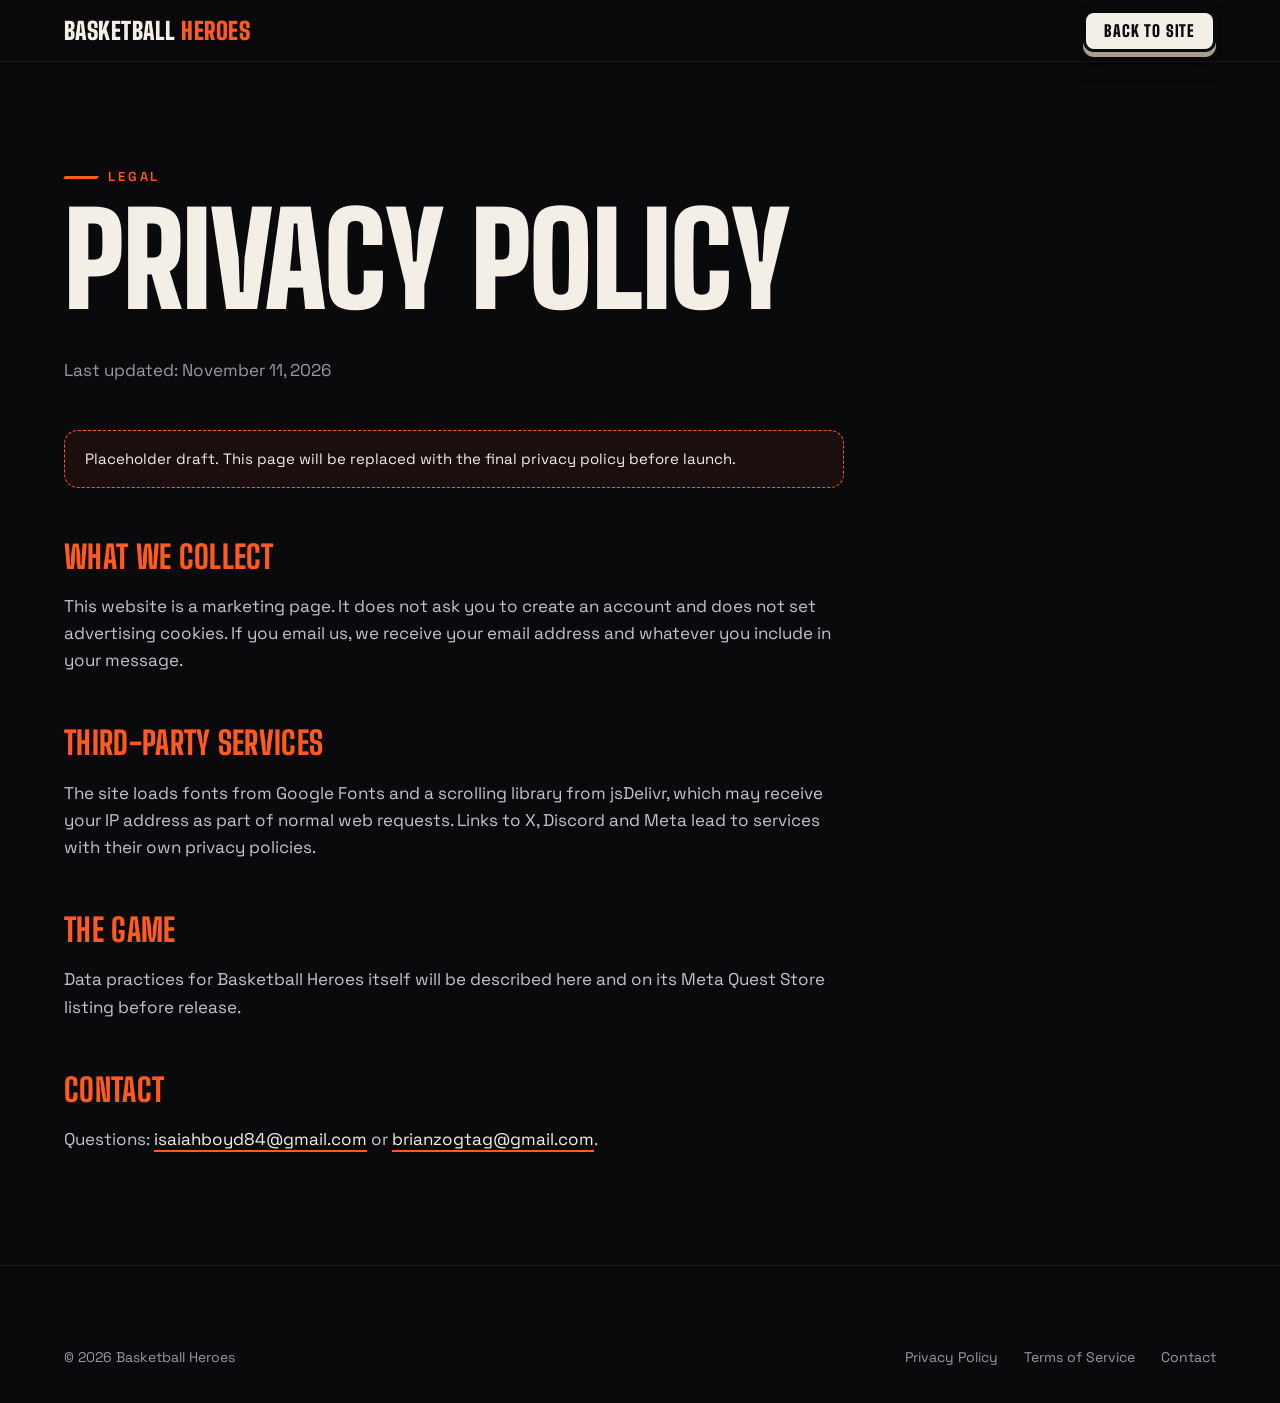
<file: privacy.html>
<!DOCTYPE html>
<html lang="en">
<head>
  <meta charset="utf-8">
  <meta name="viewport" content="width=device-width, initial-scale=1">
  <title>Privacy Policy — Basketball Heroes</title>
  <meta name="robots" content="noindex">
  <meta name="theme-color" content="#0a0a0d">
  <link rel="preconnect" href="https://fonts.googleapis.com">
  <link rel="preconnect" href="https://fonts.gstatic.com" crossorigin>
  <link href="https://fonts.googleapis.com/css2?family=Big+Shoulders+Display:wght@700;800;900&family=Space+Grotesk:wght@400;500;600&display=swap" rel="stylesheet">
  <link rel="stylesheet" href="css/style.css">
</head>
<body>
<header class="nav stuck"><div class="wrap">
  <a href="index.html" class="logo"><span>Basketball <b>Heroes</b></span></a>
  <a href="index.html" class="btn sm bone">Back to site</a>
</div></header>
<main class="legal"><div class="wrap"><article>
  <span class="eyebrow">Legal</span>
  <h1 class="display">Privacy Policy</h1>
  <p class="meta">Last updated: November 11, 2026</p>
  <div class="notice">Placeholder draft. This page will be replaced with the final privacy policy before launch.</div>
  <h2>What we collect</h2>
  <p>This website is a marketing page. It does not ask you to create an account and does not set advertising cookies. If you email us, we receive your email address and whatever you include in your message.</p>
  <h2>Third-party services</h2>
  <p>The site loads fonts from Google Fonts and a scrolling library from jsDelivr, which may receive your IP address as part of normal web requests. Links to X, Discord and Meta lead to services with their own privacy policies.</p>
  <h2>The game</h2>
  <p>Data practices for Basketball Heroes itself will be described here and on its Meta Quest Store listing before release.</p>
  <h2>Contact</h2>
  <p>Questions: <a href="mailto:isaiahboyd84@gmail.com">isaiahboyd84@gmail.com</a> or <a href="mailto:brianzogtag@gmail.com">brianzogtag@gmail.com</a>.</p>
</article></div></main>
<footer class="footer"><div class="wrap"><div class="foot-bar" style="margin-top:0;border-top:0;padding-top:0">
  <span>&copy; 2026 Basketball Heroes</span>
  <nav class="foot-links"><a href="privacy.html">Privacy Policy</a><a href="terms.html">Terms of Service</a><a href="index.html#contact">Contact</a></nav>
</div></div></footer>
</body>
</html>
</file>
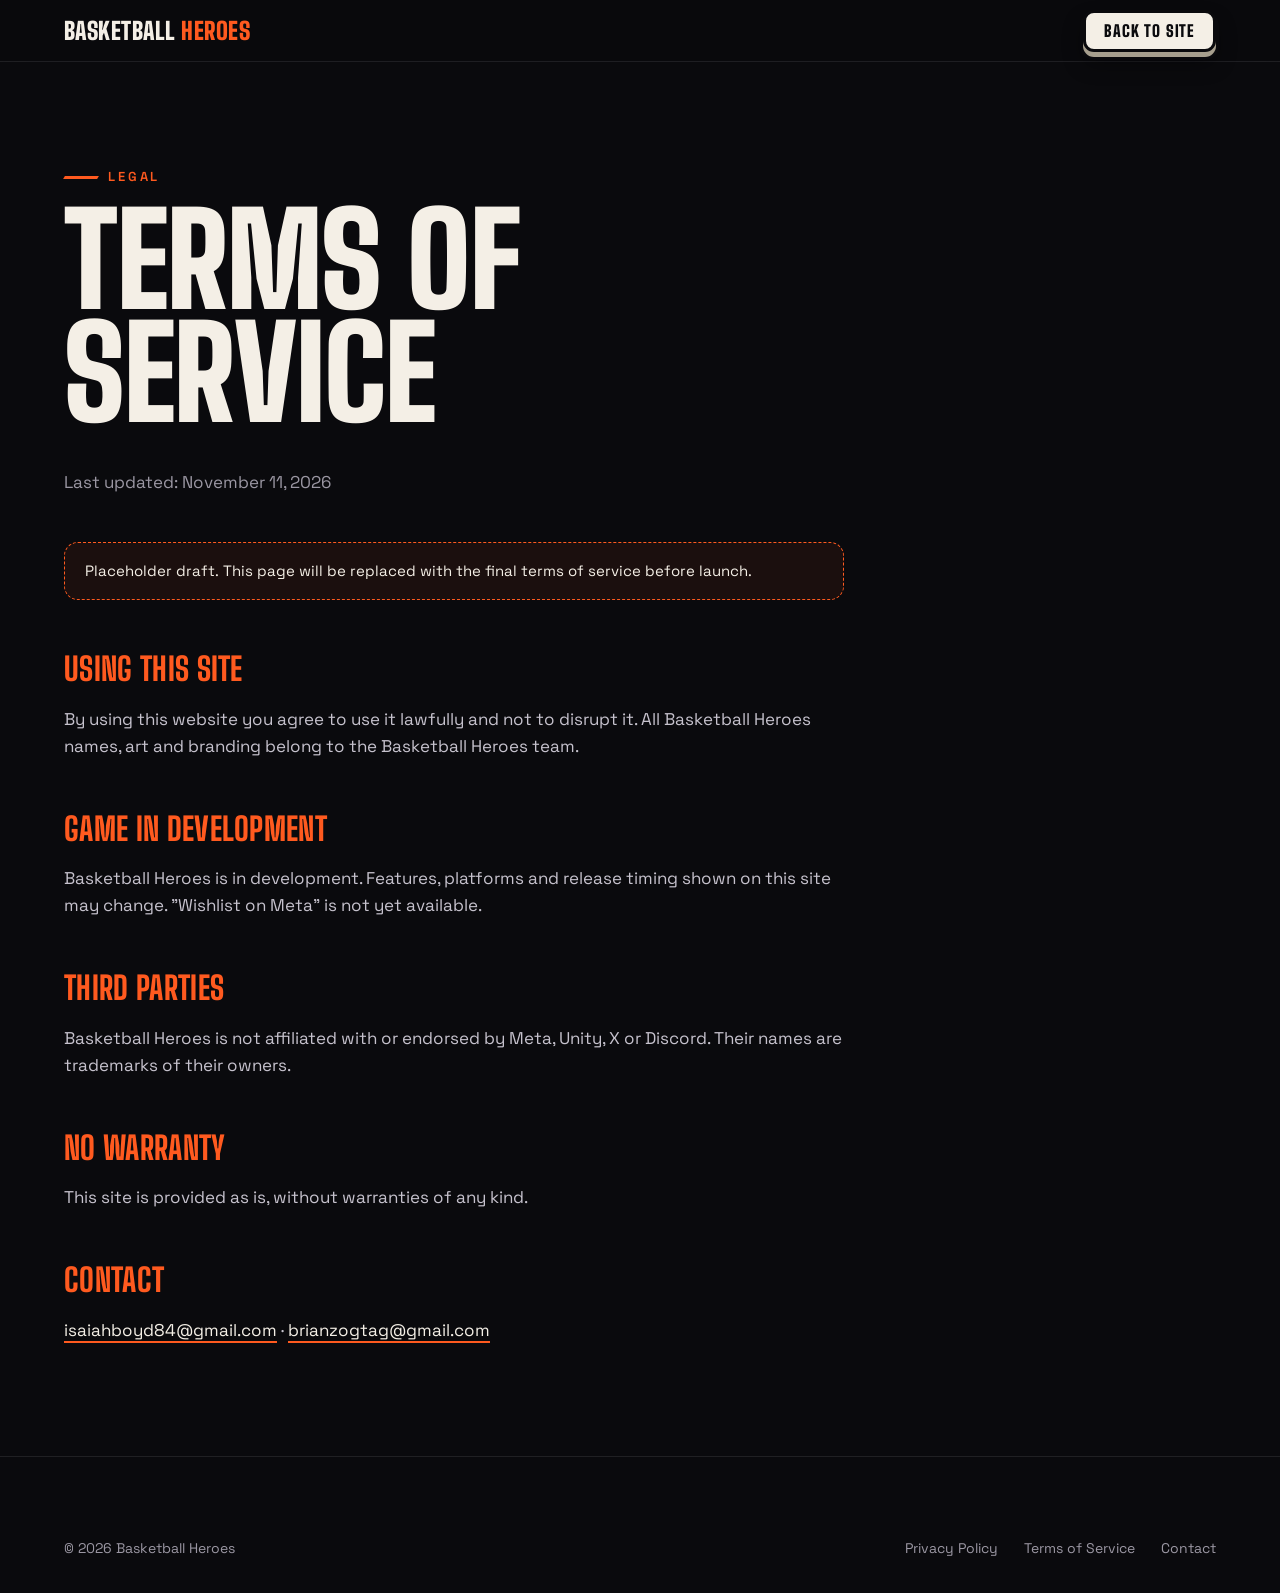
<file: terms.html>
<!DOCTYPE html>
<html lang="en">
<head>
  <meta charset="utf-8">
  <meta name="viewport" content="width=device-width, initial-scale=1">
  <title>Terms of Service — Basketball Heroes</title>
  <meta name="robots" content="noindex">
  <meta name="theme-color" content="#0a0a0d">
  <link rel="preconnect" href="https://fonts.googleapis.com">
  <link rel="preconnect" href="https://fonts.gstatic.com" crossorigin>
  <link href="https://fonts.googleapis.com/css2?family=Big+Shoulders+Display:wght@700;800;900&family=Space+Grotesk:wght@400;500;600&display=swap" rel="stylesheet">
  <link rel="stylesheet" href="css/style.css">
</head>
<body>
<header class="nav stuck"><div class="wrap">
  <a href="index.html" class="logo"><span>Basketball <b>Heroes</b></span></a>
  <a href="index.html" class="btn sm bone">Back to site</a>
</div></header>
<main class="legal"><div class="wrap"><article>
  <span class="eyebrow">Legal</span>
  <h1 class="display">Terms of Service</h1>
  <p class="meta">Last updated: November 11, 2026</p>
  <div class="notice">Placeholder draft. This page will be replaced with the final terms of service before launch.</div>
  <h2>Using this site</h2>
  <p>By using this website you agree to use it lawfully and not to disrupt it. All Basketball Heroes names, art and branding belong to the Basketball Heroes team.</p>
  <h2>Game in development</h2>
  <p>Basketball Heroes is in development. Features, platforms and release timing shown on this site may change. "Wishlist on Meta" is not yet available.</p>
  <h2>Third parties</h2>
  <p>Basketball Heroes is not affiliated with or endorsed by Meta, Unity, X or Discord. Their names are trademarks of their owners.</p>
  <h2>No warranty</h2>
  <p>This site is provided as is, without warranties of any kind.</p>
  <h2>Contact</h2>
  <p><a href="mailto:isaiahboyd84@gmail.com">isaiahboyd84@gmail.com</a> &middot; <a href="mailto:brianzogtag@gmail.com">brianzogtag@gmail.com</a></p>
</article></div></main>
<footer class="footer"><div class="wrap"><div class="foot-bar" style="margin-top:0;border-top:0;padding-top:0">
  <span>&copy; 2026 Basketball Heroes</span>
  <nav class="foot-links"><a href="privacy.html">Privacy Policy</a><a href="terms.html">Terms of Service</a><a href="index.html#contact">Contact</a></nav>
</div></div></footer>
</body>
</html>
</file>
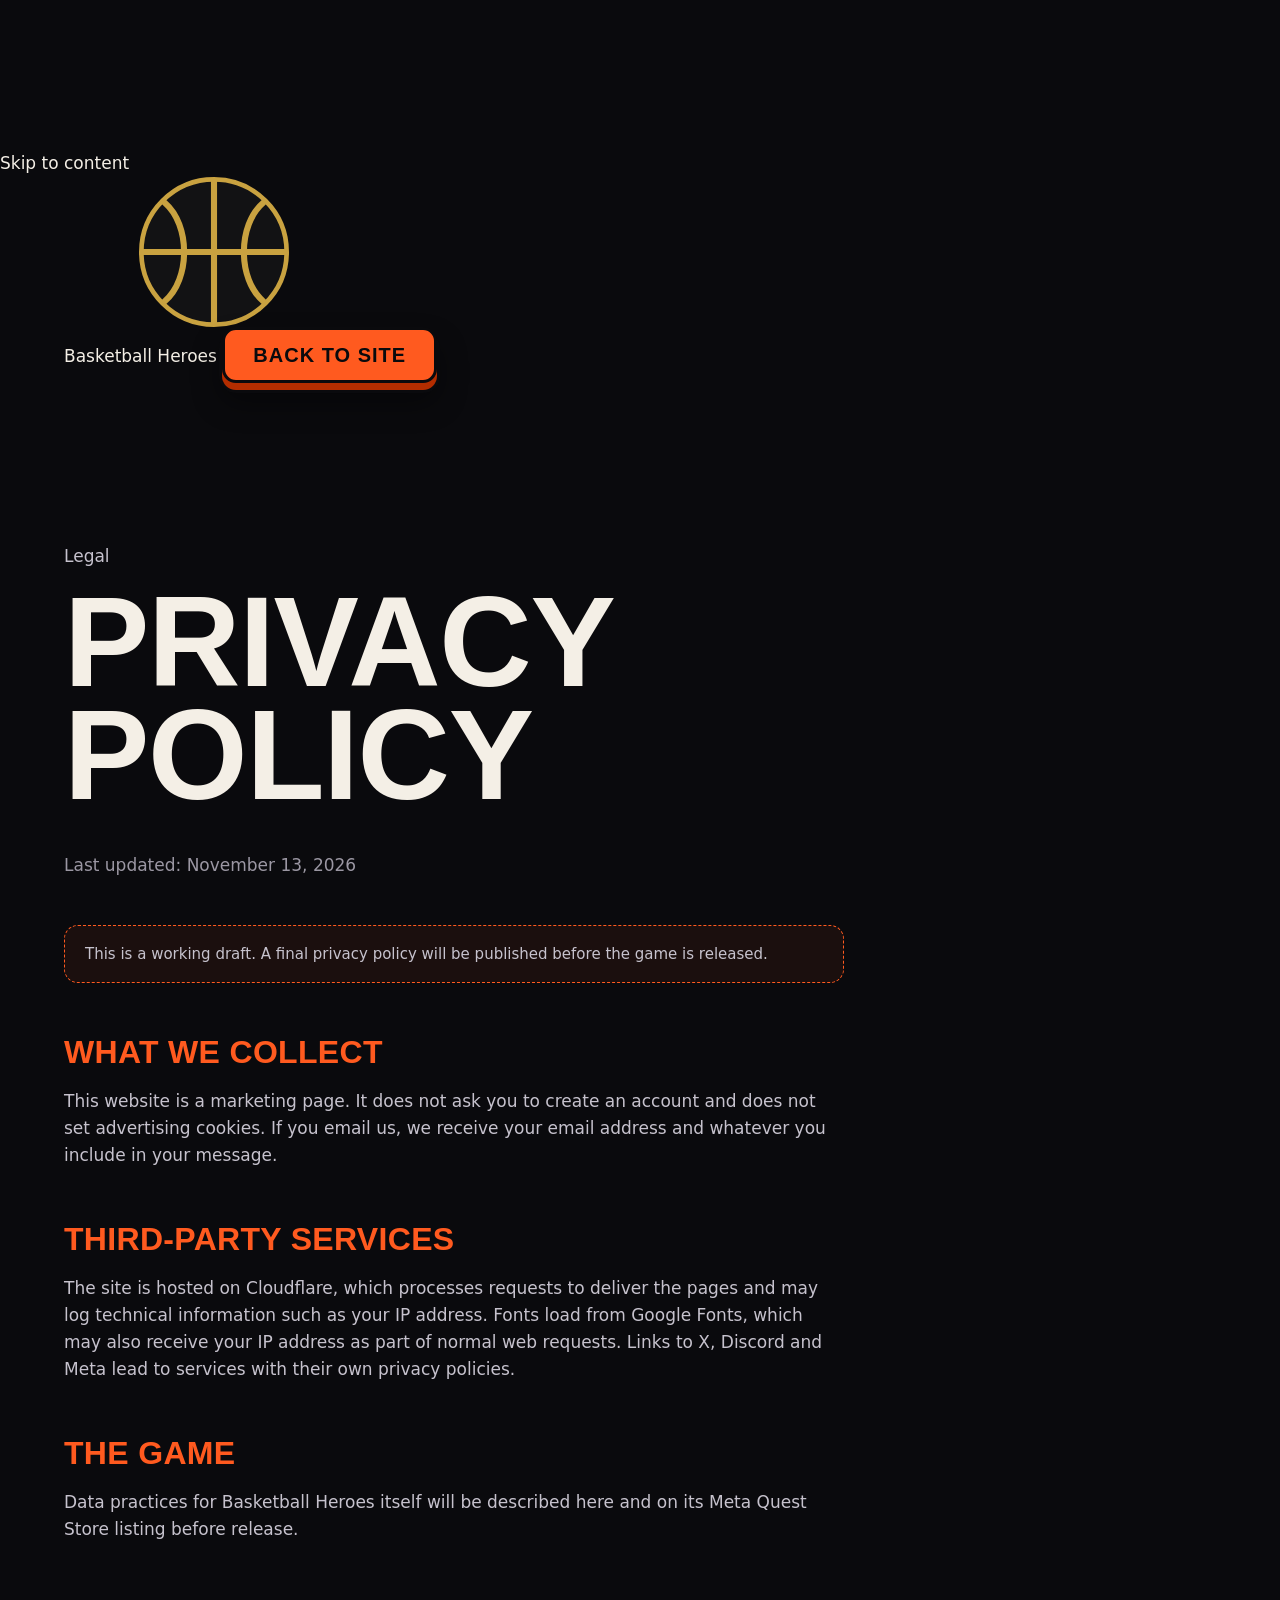
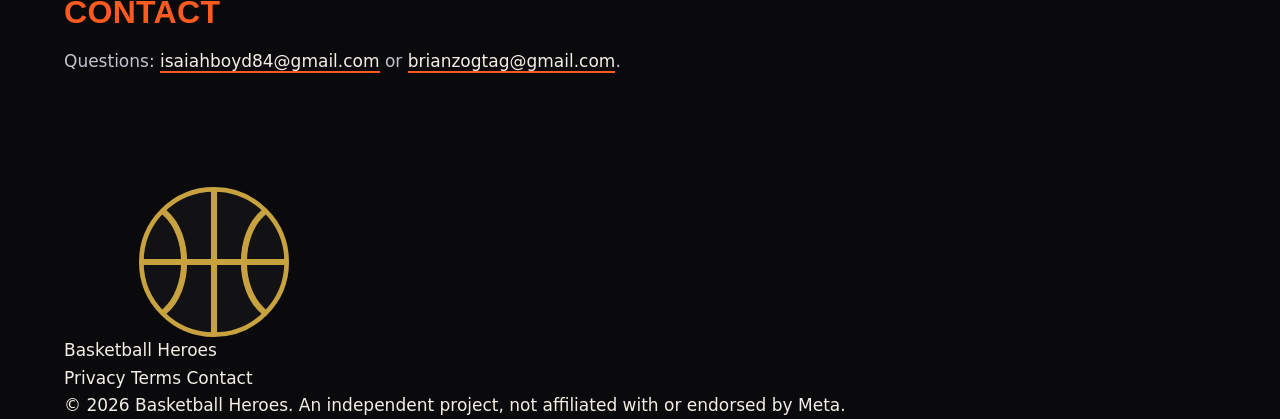
<file: public/privacy.html>
<!doctype html>
<html lang="en">
<head>
  <meta charset="utf-8">
  <meta name="viewport" content="width=device-width, initial-scale=1, viewport-fit=cover">
  <title>Privacy Policy | Basketball Heroes</title>
  <meta name="description" content="How the Basketball Heroes website handles your information.">
  <meta name="robots" content="noindex">
  <meta name="theme-color" content="#0a0a0b">
  <meta name="color-scheme" content="dark">
  <link rel="icon" href="/favicon.svg" type="image/svg+xml">
  <link rel="icon" href="/favicon.ico" sizes="48x48">
  <link rel="apple-touch-icon" href="/apple-touch-icon.png">
  <link rel="preconnect" href="https://fonts.googleapis.com">
  <link rel="preconnect" href="https://fonts.gstatic.com" crossorigin>
  <link rel="stylesheet" href="https://fonts.googleapis.com/css2?family=Archivo:wdth,wght@62..125,400..900&amp;display=swap">
  <link rel="stylesheet" href="/css/style.css">
  <script type="module" src="/js/main.js"></script>
</head>
<body>

<svg class="sprite" aria-hidden="true" focusable="false">
  <symbol id="mark" viewBox="0 0 64 64">
    <circle cx="32" cy="32" r="31" fill="#121214" stroke="#c9a240" stroke-width="2"/>
    <path d="M32 1v62M1 32h62" fill="none" stroke="#c9a240" stroke-width="2.6"/>
    <path d="M11 11c11 9.5 11 32.5 0 42M53 11c-11 9.5-11 32.5 0 42" fill="none" stroke="#c9a240" stroke-width="2.6" stroke-linecap="round"/>
  </symbol>
</svg>

<a class="skip-link" href="#main">Skip to content</a>

<header class="site-header is-stuck" data-header>
  <div class="wrap header-inner">
    <a class="brand" href="/" aria-label="Basketball Heroes, home">
      <svg class="brand-mark" aria-hidden="true"><use href="#mark"/></svg>
      <span class="brand-name">Basketball Heroes</span>
    </a>
    <a class="btn btn-ghost btn-sm header-back" href="/">Back to site</a>
  </div>
</header>

<main id="main" class="legal">
  <div class="wrap">
    <article>
      <p class="label">Legal</p>
      <h1 class="display">Privacy Policy</h1>
      <p class="meta">Last updated: November 13, 2026</p>
      <p class="notice">This is a working draft. A final privacy policy will be published before the game is released.</p>

      <h2>What we collect</h2>
      <p>This website is a marketing page. It does not ask you to create an account and does not set advertising cookies. If you email us, we receive your email address and whatever you include in your message.</p>

      <h2>Third-party services</h2>
      <p>The site is hosted on Cloudflare, which processes requests to deliver the pages and may log technical information such as your IP address. Fonts load from Google Fonts, which may also receive your IP address as part of normal web requests. Links to X, Discord and Meta lead to services with their own privacy policies.</p>

      <h2>The game</h2>
      <p>Data practices for Basketball Heroes itself will be described here and on its Meta Quest Store listing before release.</p>

      <h2>Contact</h2>
      <p>Questions: <a href="mailto:isaiahboyd84@gmail.com">isaiahboyd84@gmail.com</a> or <a href="mailto:brianzogtag@gmail.com">brianzogtag@gmail.com</a>.</p>
    </article>
  </div>
</main>

<footer class="site-footer">
  <div class="wrap">
    <div class="footer-top">
      <a class="brand" href="/" aria-label="Basketball Heroes, home">
        <svg class="brand-mark" aria-hidden="true"><use href="#mark"/></svg>
        <span class="brand-name">Basketball Heroes</span>
      </a>
      <nav class="footer-links" aria-label="Footer">
        <a href="/privacy">Privacy</a>
        <a href="/terms">Terms</a>
        <a href="/#contact">Contact</a>
      </nav>
    </div>
    <div class="footer-legal">
      <p>&copy; <span data-year>2026</span> Basketball Heroes. An independent project, not affiliated with or endorsed by Meta.</p>
    </div>
  </div>
</footer>

</body>
</html>
</file>
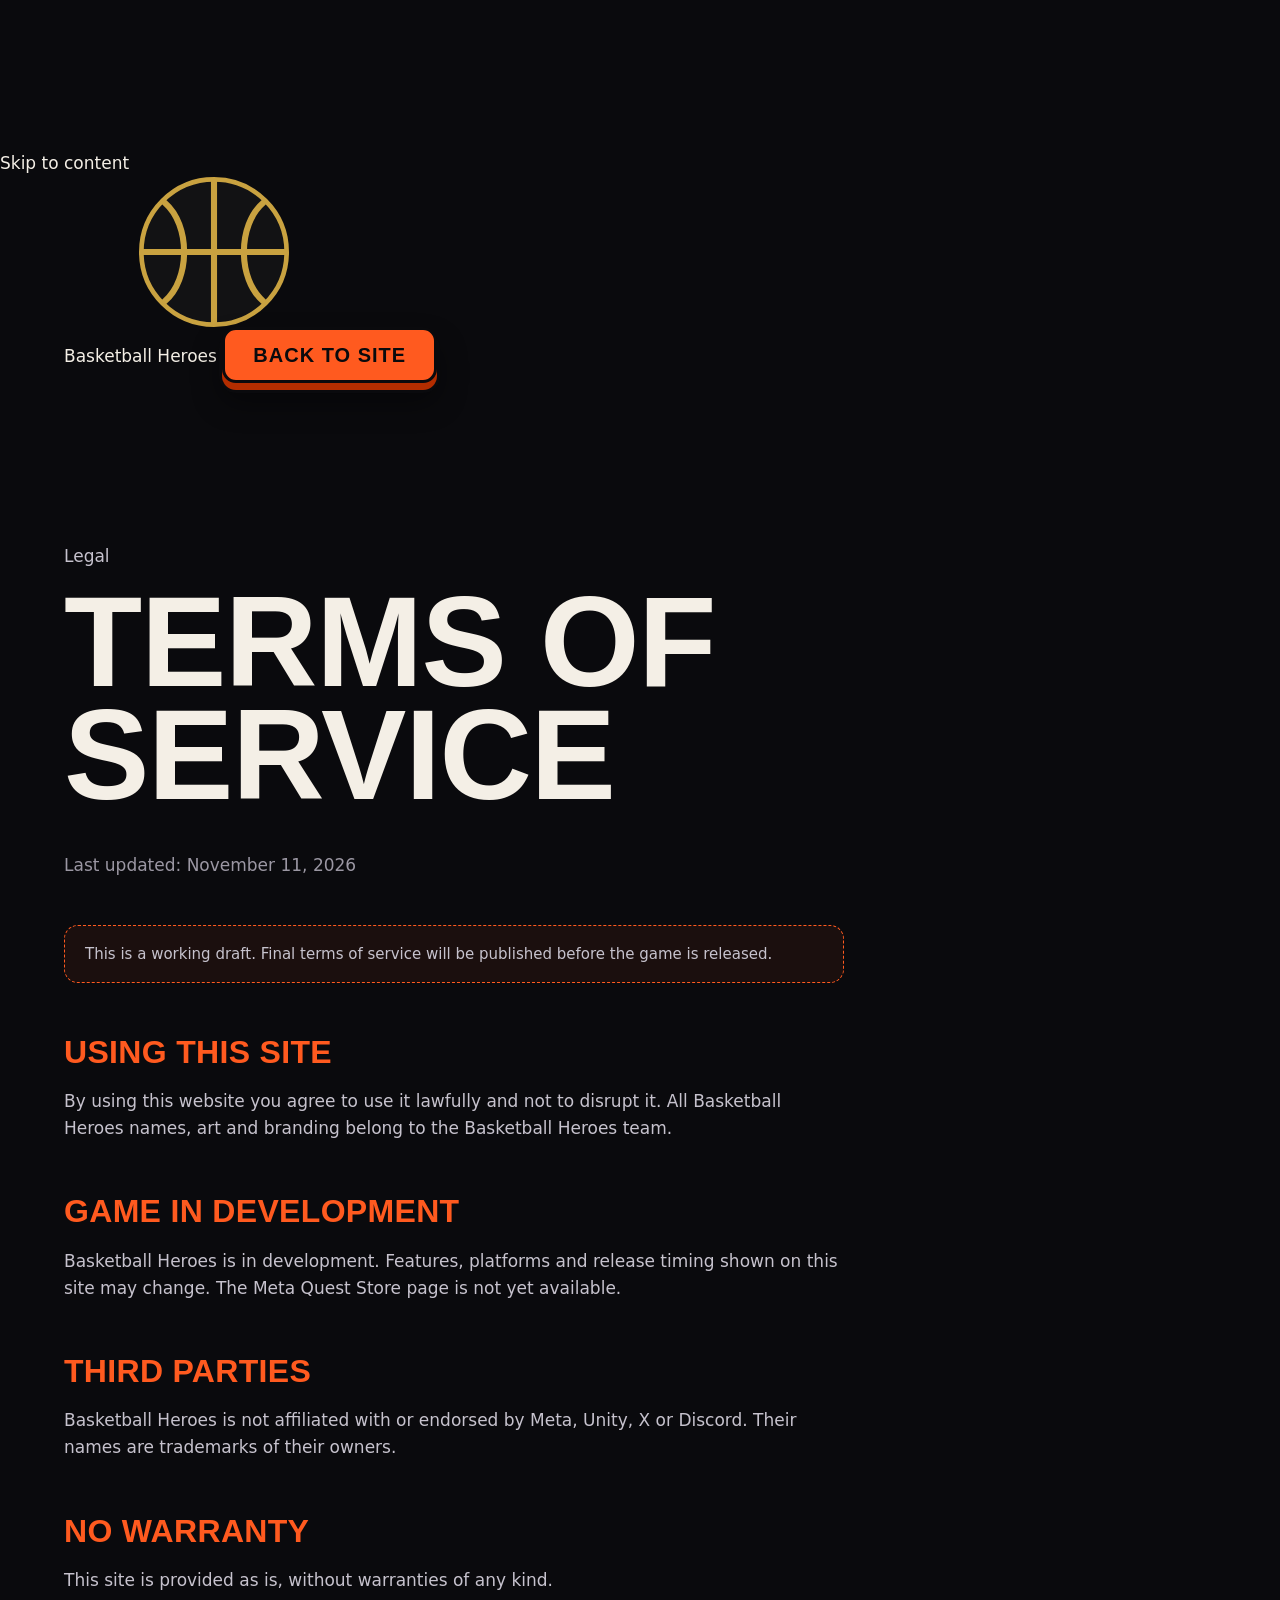
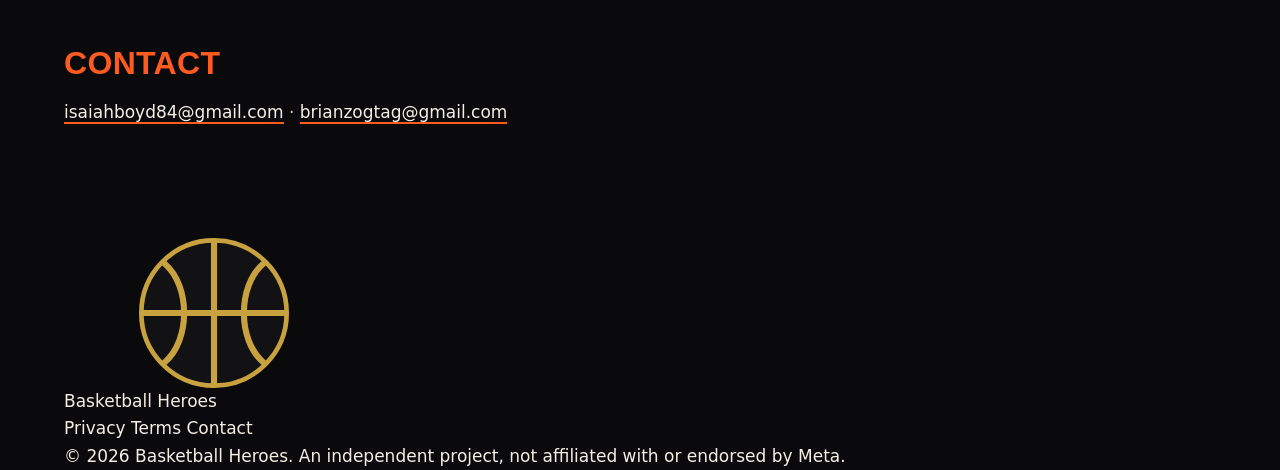
<file: public/terms.html>
<!doctype html>
<html lang="en">
<head>
  <meta charset="utf-8">
  <meta name="viewport" content="width=device-width, initial-scale=1, viewport-fit=cover">
  <title>Terms of Service | Basketball Heroes</title>
  <meta name="description" content="The terms for using the Basketball Heroes website.">
  <meta name="robots" content="noindex">
  <meta name="theme-color" content="#0a0a0b">
  <meta name="color-scheme" content="dark">
  <link rel="icon" href="/favicon.svg" type="image/svg+xml">
  <link rel="icon" href="/favicon.ico" sizes="48x48">
  <link rel="apple-touch-icon" href="/apple-touch-icon.png">
  <link rel="preconnect" href="https://fonts.googleapis.com">
  <link rel="preconnect" href="https://fonts.gstatic.com" crossorigin>
  <link rel="stylesheet" href="https://fonts.googleapis.com/css2?family=Archivo:wdth,wght@62..125,400..900&amp;display=swap">
  <link rel="stylesheet" href="/css/style.css">
  <script type="module" src="/js/main.js"></script>
</head>
<body>

<svg class="sprite" aria-hidden="true" focusable="false">
  <symbol id="mark" viewBox="0 0 64 64">
    <circle cx="32" cy="32" r="31" fill="#121214" stroke="#c9a240" stroke-width="2"/>
    <path d="M32 1v62M1 32h62" fill="none" stroke="#c9a240" stroke-width="2.6"/>
    <path d="M11 11c11 9.5 11 32.5 0 42M53 11c-11 9.5-11 32.5 0 42" fill="none" stroke="#c9a240" stroke-width="2.6" stroke-linecap="round"/>
  </symbol>
</svg>

<a class="skip-link" href="#main">Skip to content</a>

<header class="site-header is-stuck" data-header>
  <div class="wrap header-inner">
    <a class="brand" href="/" aria-label="Basketball Heroes, home">
      <svg class="brand-mark" aria-hidden="true"><use href="#mark"/></svg>
      <span class="brand-name">Basketball Heroes</span>
    </a>
    <a class="btn btn-ghost btn-sm header-back" href="/">Back to site</a>
  </div>
</header>

<main id="main" class="legal">
  <div class="wrap">
    <article>
      <p class="label">Legal</p>
      <h1 class="display">Terms of Service</h1>
      <p class="meta">Last updated: November 11, 2026</p>
      <p class="notice">This is a working draft. Final terms of service will be published before the game is released.</p>

      <h2>Using this site</h2>
      <p>By using this website you agree to use it lawfully and not to disrupt it. All Basketball Heroes names, art and branding belong to the Basketball Heroes team.</p>

      <h2>Game in development</h2>
      <p>Basketball Heroes is in development. Features, platforms and release timing shown on this site may change. The Meta Quest Store page is not yet available.</p>

      <h2>Third parties</h2>
      <p>Basketball Heroes is not affiliated with or endorsed by Meta, Unity, X or Discord. Their names are trademarks of their owners.</p>

      <h2>No warranty</h2>
      <p>This site is provided as is, without warranties of any kind.</p>

      <h2>Contact</h2>
      <p><a href="mailto:isaiahboyd84@gmail.com">isaiahboyd84@gmail.com</a> &middot; <a href="mailto:brianzogtag@gmail.com">brianzogtag@gmail.com</a></p>
    </article>
  </div>
</main>

<footer class="site-footer">
  <div class="wrap">
    <div class="footer-top">
      <a class="brand" href="/" aria-label="Basketball Heroes, home">
        <svg class="brand-mark" aria-hidden="true"><use href="#mark"/></svg>
        <span class="brand-name">Basketball Heroes</span>
      </a>
      <nav class="footer-links" aria-label="Footer">
        <a href="/privacy">Privacy</a>
        <a href="/terms">Terms</a>
        <a href="/#contact">Contact</a>
      </nav>
    </div>
    <div class="footer-legal">
      <p>&copy; <span data-year>2026</span> Basketball Heroes. An independent project, not affiliated with or endorsed by Meta.</p>
    </div>
  </div>
</footer>

</body>
</html>
</file>
<file: css/style.css>
/* ==========================================================
   BASKETBALL HEROES — site styles
   Palette: ink black / hardwood orange / hero red / bolt blue
   ========================================================== */
:root {
  --ink: #0a0a0d;
  --ink-2: #111116;
  --ink-3: #1a1a22;
  --line: rgba(255, 255, 255, 0.09);
  --bone: #f4efe6;
  --mute: #9b97a3;
  --orange: #ff5a1f;
  --orange-hot: #ff7a2e;
  --red: #ff2d3d;
  --bolt: #35d3ff;
  --font-display: "Big Shoulders Display", "Impact", sans-serif;
  --font-body: "Space Grotesk", system-ui, sans-serif;
  --pad: clamp(20px, 5vw, 72px);
  --ease: cubic-bezier(0.22, 1, 0.36, 1);
}

*, *::before, *::after { box-sizing: border-box; margin: 0; padding: 0; }
html { scroll-behavior: auto; -webkit-text-size-adjust: 100%; overflow-x: clip; }
html.lenis, html.lenis body { height: auto; }
.lenis.lenis-smooth { scroll-behavior: auto !important; }
.lenis.lenis-stopped { overflow: hidden; }

body {
  background: var(--ink);
  color: var(--bone);
  font-family: var(--font-body);
  font-size: 17px;
  line-height: 1.6;
  overflow-x: clip;
  -webkit-font-smoothing: antialiased;
}
a { color: inherit; text-decoration: none; }
button { font: inherit; color: inherit; background: none; border: 0; cursor: pointer; }
svg { display: block; }
::selection { background: var(--orange); color: var(--ink); }
:focus-visible { outline: 3px solid var(--bolt); outline-offset: 3px; border-radius: 6px; }

.icon { width: 1.25em; height: 1.25em; stroke: currentColor; fill: none; stroke-width: 2; stroke-linecap: round; stroke-linejoin: round; flex: none; }
.icon-fill { fill: currentColor; stroke: none; }

/* film grain over everything */
.grain {
  position: fixed; inset: -50%; z-index: 90; pointer-events: none; opacity: 0.07;
  background-image: url("data:image/svg+xml;utf8,<svg xmlns='http://www.w3.org/2000/svg' width='200' height='200'><filter id='n'><feTurbulence type='fractalNoise' baseFrequency='.9' numOctaves='2' stitchTiles='stitch'/></filter><rect width='100%25' height='100%25' filter='url(%23n)'/></svg>");
  animation: grain 1.2s steps(6) infinite;
}
@keyframes grain {
  0% { transform: translate(0, 0); } 20% { transform: translate(-3%, 2%); } 40% { transform: translate(2%, -3%); }
  60% { transform: translate(-2%, -1%); } 80% { transform: translate(3%, 3%); } 100% { transform: translate(0, 0); }
}

.wrap { width: 100%; max-width: 1360px; margin: 0 auto; padding: 0 var(--pad); }
.eyebrow {
  display: inline-flex; align-items: center; gap: 10px;
  font-weight: 600; font-size: 13px; letter-spacing: 0.22em; text-transform: uppercase; color: var(--orange);
}
.eyebrow::before { content: ""; width: 34px; height: 3px; background: var(--orange); transform: skewX(-30deg); }
.display {
  font-family: var(--font-display); font-weight: 900; text-transform: uppercase;
  line-height: 0.88; letter-spacing: -0.01em;
}

/* ---------- reveal on scroll (only hidden when JS is running) ---------- */
.js [data-reveal] { opacity: 0; transform: translateY(46px); transition: opacity 0.9s var(--ease), transform 0.9s var(--ease); transition-delay: var(--d, 0s); }
.js [data-reveal].in { opacity: 1; transform: none; }
.js [data-reveal="left"] { transform: translateX(-60px); }
.js [data-reveal="right"] { transform: translateX(60px); }
.js [data-reveal="left"].in, .js [data-reveal="right"].in { transform: none; }

/* ---------- NAV ---------- */
.nav {
  position: fixed; top: 0; left: 0; right: 0; z-index: 70;
  padding: 18px 0; transition: padding 0.4s;
}
.nav::before { content: ""; position: absolute; inset: 0; z-index: -1; background: rgba(10, 10, 13, 0.78); backdrop-filter: blur(14px); -webkit-backdrop-filter: blur(14px); border-bottom: 1px solid var(--line); opacity: 0; transition: opacity 0.4s; }
.nav.stuck { padding: 10px 0; }
.nav.stuck::before { opacity: 1; }
.nav .wrap { display: flex; align-items: center; justify-content: space-between; gap: 24px; }
.logo { display: flex; align-items: center; gap: 12px; font-family: var(--font-display); font-weight: 900; font-size: 24px; text-transform: uppercase; letter-spacing: 0.02em; line-height: 1; }
.logo svg { width: 34px; height: 34px; transition: transform 0.7s var(--ease); }
.logo:hover svg { transform: rotate(360deg); }
.logo b { color: var(--orange); font-weight: 900; }
.nav-links { display: flex; align-items: center; gap: 34px; }
.nav-links a:not(.btn) { font-size: 14px; font-weight: 500; letter-spacing: 0.08em; text-transform: uppercase; color: var(--mute); position: relative; padding: 6px 0; transition: color 0.25s; }
.nav-links a:not(.btn)::after { content: ""; position: absolute; left: 0; right: 0; bottom: 0; height: 2px; background: var(--orange); transform: scaleX(0); transform-origin: left; transition: transform 0.35s var(--ease); }
.nav-links a:not(.btn):hover { color: var(--bone); }
.nav-links a:not(.btn):hover::after { transform: scaleX(1); }
.burger { display: none; width: 46px; height: 46px; border: 2px solid var(--line); border-radius: 12px; align-items: center; justify-content: center; position: relative; z-index: 80; }
.burger span, .burger span::before { display: block; width: 20px; height: 2px; background: var(--bone); position: relative; transition: transform 0.3s var(--ease), background 0.3s; }
.burger span::before { content: ""; position: absolute; top: 7px; left: 0; }
.burger[aria-expanded="true"] span { transform: translateY(3.5px) rotate(45deg); }
.burger[aria-expanded="true"] span::before { transform: translateY(-7px) rotate(-90deg); top: 7px; }

/* ---------- EVIL BUTTONS ---------- */
.btn {
  --face: var(--orange); --depth: #b32d00; --text: var(--ink);
  position: relative; display: inline-flex; align-items: center; justify-content: center; gap: 12px;
  padding: 15px 28px; border-radius: 14px; border: 3px solid var(--ink);
  background: var(--face); color: var(--text);
  font-family: var(--font-display); font-weight: 900; font-size: 20px; letter-spacing: 0.05em; text-transform: uppercase; line-height: 1;
  box-shadow: 0 7px 0 var(--depth), 0 7px 0 3px var(--ink), 0 18px 30px rgba(0, 0, 0, 0.45);
  transform: translate3d(0, 0, 0) rotate(var(--rot, 0deg));
  transition: transform 0.18s var(--ease), box-shadow 0.18s var(--ease), background 0.2s;
  user-select: none; -webkit-tap-highlight-color: transparent;
}
.btn:hover { transform: translate3d(0, -4px, 0) rotate(var(--rot, -1.6deg)); box-shadow: 0 11px 0 var(--depth), 0 11px 0 3px var(--ink), 0 26px 40px rgba(0, 0, 0, 0.5); }
.btn:active, .btn.is-down { transform: translate3d(0, 6px, 0) rotate(0deg) scale(0.985); box-shadow: 0 1px 0 var(--depth), 0 1px 0 3px var(--ink), 0 4px 8px rgba(0, 0, 0, 0.4); transition-duration: 0.06s; }
.btn .icon { width: 22px; height: 22px; }
.btn.red { --face: var(--red); --depth: #9c0e1b; --text: #fff; }
.btn.bone { --face: var(--bone); --depth: #a79f8e; --text: var(--ink); }
.btn.discord { --face: #5865f2; --depth: #3340c4; --text: #fff; }
.btn.sm { padding: 10px 18px; font-size: 16px; border-radius: 11px; box-shadow: 0 5px 0 var(--depth), 0 5px 0 3px var(--ink), 0 12px 20px rgba(0,0,0,.4); }
.btn.sm:hover { box-shadow: 0 8px 0 var(--depth), 0 8px 0 3px var(--ink), 0 16px 24px rgba(0,0,0,.45); }
.btn.sm:active { box-shadow: 0 1px 0 var(--depth), 0 1px 0 3px var(--ink); }

/* the glaring eyes that appear on the big buttons */
.btn .eyes { position: absolute; top: -17px; left: 50%; display: flex; gap: 6px; transform: translateX(-50%) scale(0); transform-origin: 50% 100%; transition: transform 0.28s cubic-bezier(0.34, 1.9, 0.64, 1); pointer-events: none; }
.btn:hover .eyes { transform: translateX(-50%) scale(1); }
.btn .eye { position: relative; width: 17px; height: 17px; border-radius: 50%; background: #fff; border: 2.5px solid var(--ink); overflow: hidden; }
.btn .eye i { position: absolute; width: 7px; height: 7px; border-radius: 50%; background: var(--ink); left: 50%; top: 50%; margin: -3.5px 0 0 -3.5px; transform: translate(var(--px, 0px), var(--py, 0px)); }
.btn .eye::after { content: ""; position: absolute; left: -2px; right: -2px; top: -2px; height: 7px; background: var(--face); transform: rotate(var(--brow)) translateY(-1px); border-bottom: 2.5px solid var(--ink); }
.btn .eye:first-child { --brow: 16deg; } .btn .eye:last-child { --brow: -16deg; }

/* ---------- HERO ---------- */
.hero { position: relative; min-height: 100svh; display: flex; align-items: center; padding: 130px 0 120px; overflow: hidden; isolation: isolate; }
.hero-bg { position: absolute; inset: 0; z-index: -1; background:
  radial-gradient(60% 55% at 78% 45%, rgba(255, 90, 31, 0.28), transparent 70%),
  radial-gradient(40% 40% at 8% 100%, rgba(255, 45, 61, 0.18), transparent 70%),
  var(--ink); }
.court { position: absolute; inset: 0; z-index: -1; width: 100%; height: 100%; opacity: 0.55; }
.court * { fill: none; stroke: rgba(255, 255, 255, 0.07); stroke-width: 2; vector-effect: non-scaling-stroke; }
#embers { position: absolute; inset: 0; z-index: -1; width: 100%; height: 100%; }
.hero-grid { display: grid; grid-template-columns: 1.25fr 0.75fr; align-items: center; gap: 20px; position: relative; }
.badge-live {
  display: inline-flex; align-items: center; gap: 10px; padding: 8px 16px 8px 12px; border: 1px solid var(--line); border-radius: 999px;
  background: rgba(255, 255, 255, 0.04); font-size: 13px; letter-spacing: 0.1em; text-transform: uppercase; color: var(--bone); margin-bottom: 28px;
}
.badge-live i { width: 8px; height: 8px; border-radius: 50%; background: var(--orange); box-shadow: 0 0 0 0 rgba(255, 90, 31, 0.7); animation: ping 1.8s infinite; }
@keyframes ping { 70% { box-shadow: 0 0 0 10px rgba(255, 90, 31, 0); } 100% { box-shadow: 0 0 0 0 rgba(255, 90, 31, 0); } }
.hero h1 { font-size: clamp(64px, 13.4vw, 220px); }
.hero h1 .line { display: block; overflow: hidden; padding: 0.04em 0.06em 0.02em 0; margin-right: -0.06em; }
.hero h1 .line > span { display: block; transform: translateY(105%) skewY(6deg); animation: rise 1.1s var(--ease) forwards; }
.hero h1 .line:nth-child(2) > span { animation-delay: 0.14s; }
@keyframes rise { to { transform: none; } }
.hero h1 .heroes { color: transparent; -webkit-text-stroke: 3px var(--orange); position: relative; }
.hero h1 .heroes::after { content: "HEROES"; position: absolute; inset: 0; color: var(--orange); clip-path: inset(0 100% 0 0); animation: fill 1.3s 1.1s var(--ease) forwards; }
@keyframes fill { to { clip-path: inset(0 0 0 0); } }
.tagline { max-width: 540px; margin: 30px 0 38px; font-size: clamp(18px, 1.7vw, 22px); color: #cfcbd4; opacity: 0; animation: fadeUp 1s 0.7s var(--ease) forwards; }
.tagline strong { color: var(--bone); font-weight: 600; }
.cta-row { display: flex; flex-wrap: wrap; gap: 22px; padding-top: 14px; opacity: 0; animation: fadeUp 1s 0.9s var(--ease) forwards; }
@keyframes fadeUp { from { opacity: 0; transform: translateY(24px); } to { opacity: 1; transform: none; } }
.badge-live { opacity: 0; animation: fadeUp 0.8s 0.2s var(--ease) forwards; }

.hero-art { position: relative; aspect-ratio: 1; width: 100%; max-width: 520px; justify-self: center; transition: transform 0.25s ease-out; will-change: transform; }
.hero-art .bolt { position: absolute; inset: -6% -14%; width: 128%; height: 112%; filter: drop-shadow(0 0 22px rgba(53, 211, 255, 0.75)); animation: flicker 4.5s infinite; }
@keyframes flicker { 0%, 100% { opacity: 1; } 46% { opacity: 1; } 48% { opacity: 0.25; } 50% { opacity: 1; } 52% { opacity: 0.4; } 54% { opacity: 1; } }
.hero-art .ball { position: absolute; inset: 14%; animation: bounce 2.2s cubic-bezier(0.5, 0, 0.5, 1) infinite; filter: drop-shadow(0 30px 50px rgba(255, 90, 31, 0.45)); }
.hero-art .ball svg { width: 100%; height: 100%; animation: spin 9s linear infinite; }
.hero-art .shadow { position: absolute; left: 20%; right: 20%; bottom: 3%; height: 6%; border-radius: 50%; background: rgba(0, 0, 0, 0.6); filter: blur(10px); animation: shade 2.2s cubic-bezier(0.5, 0, 0.5, 1) infinite; }
@keyframes bounce { 0%, 100% { transform: translateY(14%); } 50% { transform: translateY(-6%); } }
@keyframes shade { 0%, 100% { transform: scale(1.05); opacity: 0.9; } 50% { transform: scale(0.6); opacity: 0.35; } }
@keyframes spin { to { transform: rotate(360deg); } }

.scroll-cue { position: absolute; left: var(--pad); bottom: 28px; display: flex; align-items: center; gap: 14px; font-size: 12px; letter-spacing: 0.24em; text-transform: uppercase; color: var(--mute); }
.scroll-cue i { position: relative; width: 22px; height: 38px; border: 2px solid var(--mute); border-radius: 12px; }
.scroll-cue i::after { content: ""; position: absolute; left: 50%; top: 7px; width: 3px; height: 8px; margin-left: -1.5px; background: var(--orange); border-radius: 3px; animation: wheel 1.6s infinite; }
@keyframes wheel { 0% { opacity: 1; transform: translateY(0); } 100% { opacity: 0; transform: translateY(14px); } }

/* ---------- MARQUEE ---------- */
.marquee { position: relative; max-width: 100vw; z-index: 2; background: var(--orange); color: var(--ink); transform: rotate(-1.6deg) scale(1.03); margin: -34px 0 0; border-block: 4px solid var(--ink); overflow: hidden; box-shadow: 0 20px 60px rgba(255, 90, 31, 0.25); }
.marquee-track { display: flex; width: max-content; animation: marquee 26s linear infinite; }
.marquee:hover .marquee-track { animation-play-state: paused; }
.marquee span { display: inline-flex; align-items: center; gap: 34px; padding: 14px 17px; font-family: var(--font-display); font-weight: 900; font-size: clamp(24px, 3vw, 38px); text-transform: uppercase; white-space: nowrap; }
.marquee svg { width: 26px; height: 26px; }
@keyframes marquee { to { transform: translateX(-50%); } }

/* ---------- ABOUT ---------- */
section { position: relative; }
.about { padding: clamp(110px, 16vw, 220px) 0 clamp(80px, 10vw, 140px); }
.about-lede { font-family: var(--font-display); font-weight: 800; text-transform: uppercase; font-size: clamp(34px, 5.6vw, 88px); line-height: 1; letter-spacing: -0.005em; margin: 28px 0 70px; max-width: 18ch; }
.about-lede .w { opacity: 0.16; transition: opacity 0.25s linear, color 0.25s; }
.about-lede .w.on { opacity: 1; }
.about-lede .w.hot.on { color: var(--orange); }
.about-grid { display: grid; grid-template-columns: 1.1fr 1fr; gap: clamp(30px, 6vw, 90px); align-items: start; }
.about-copy p { color: #c6c2cd; margin-bottom: 20px; max-width: 58ch; }
.about-copy p strong { color: var(--bone); font-weight: 600; }
.specs { display: grid; gap: 14px; }
.spec { display: flex; align-items: center; gap: 20px; padding: 22px 24px; border: 1px solid var(--line); border-radius: 18px; background: linear-gradient(120deg, rgba(255,255,255,.04), transparent); transition: transform 0.4s var(--ease), border-color 0.3s; }
.spec:hover { transform: translateX(10px); border-color: rgba(255, 90, 31, 0.6); }
.spec .ico { width: 54px; height: 54px; border-radius: 14px; background: var(--ink-3); display: grid; place-items: center; color: var(--orange); border: 1px solid var(--line); }
.spec .ico .icon { width: 26px; height: 26px; }
.spec small { display: block; font-size: 12px; letter-spacing: 0.2em; text-transform: uppercase; color: var(--mute); }
.spec b { font-family: var(--font-display); font-weight: 800; font-size: 34px; text-transform: uppercase; line-height: 1.05; }

/* ---------- FEATURES ---------- */
.features { padding: clamp(70px, 9vw, 130px) 0 clamp(90px, 12vw, 170px); background: linear-gradient(180deg, transparent, var(--ink-2) 12%, var(--ink-2) 90%, transparent); }
.sec-head { display: flex; justify-content: space-between; align-items: flex-end; gap: 30px; flex-wrap: wrap; margin-bottom: 64px; }
.sec-head h2 { font-size: clamp(52px, 9vw, 140px); margin-top: 14px; }
.sec-head h2 em { font-style: normal; color: var(--orange); }
.sec-head p { max-width: 380px; color: var(--mute); }
.cards { display: grid; grid-template-columns: repeat(3, 1fr); gap: 20px; perspective: 1400px; }
.card {
  --mx: 50%; --my: 50%;
  position: relative; padding: 32px 30px 36px; min-height: 330px; border-radius: 24px; overflow: hidden;
  background: var(--ink-3); border: 1px solid var(--line);
  display: flex; flex-direction: column; transform-style: preserve-3d;
  transform: rotateX(var(--rx, 0deg)) rotateY(var(--ry, 0deg));
  transition: transform 0.35s var(--ease), border-color 0.3s;
}
.card::before { content: ""; position: absolute; inset: 0; background: radial-gradient(380px circle at var(--mx) var(--my), rgba(255, 90, 31, 0.22), transparent 60%); opacity: 0; transition: opacity 0.3s; pointer-events: none; }
.card::after { content: ""; position: absolute; inset: 0; border-radius: inherit; padding: 1.5px; background: radial-gradient(260px circle at var(--mx) var(--my), var(--orange), transparent 65%); -webkit-mask: linear-gradient(#000 0 0) content-box, linear-gradient(#000 0 0); -webkit-mask-composite: xor; mask-composite: exclude; opacity: 0; transition: opacity 0.3s; pointer-events: none; }
.card:hover::before, .card:hover::after { opacity: 1; }
.card .num { font-family: var(--font-display); font-weight: 900; font-size: 20px; color: var(--mute); letter-spacing: 0.1em; display: flex; justify-content: space-between; align-items: center; }
.card .num .icon { width: 40px; height: 40px; padding: 8px; border-radius: 12px; background: rgba(255, 90, 31, 0.12); color: var(--orange); stroke-width: 1.8; box-sizing: content-box; transition: transform 0.5s var(--ease), background 0.3s, color 0.3s; }
.card:hover .num .icon { transform: rotate(-12deg) scale(1.15); background: var(--orange); color: var(--ink); }
.card h3 { margin-top: auto; padding-top: 70px; font-family: var(--font-display); font-weight: 900; font-size: 42px; line-height: 0.95; text-transform: uppercase; transform: translateZ(30px); }
.card p { margin-top: 14px; color: var(--mute); font-size: 16px; transform: translateZ(18px); }
.card.wide { grid-column: span 2; }
.card.accent { background: linear-gradient(150deg, var(--orange), #d9360d); color: var(--ink); border-color: transparent; }
.card.accent p, .card.accent .num { color: rgba(10, 10, 13, 0.75); }
.card.accent .num .icon { background: var(--ink); color: var(--orange); }
.card.accent:hover .num .icon { background: var(--bone); color: var(--ink); }
.card.accent::before { background: radial-gradient(380px circle at var(--mx) var(--my), rgba(255,255,255,.28), transparent 60%); }

/* ---------- SOCIAL ---------- */
.social { padding: clamp(90px, 12vw, 180px) 0; overflow: hidden; }
.social-box { position: relative; border-radius: 36px; border: 1px solid var(--line); background:
  radial-gradient(50% 80% at 100% 0%, rgba(88, 101, 242, 0.25), transparent 70%),
  radial-gradient(50% 80% at 0% 100%, rgba(255, 90, 31, 0.25), transparent 70%), var(--ink-2);
  padding: clamp(40px, 7vw, 110px) clamp(24px, 5vw, 80px); text-align: center; overflow: hidden; }
.social-box h2 { font-size: clamp(54px, 10.5vw, 170px); margin: 18px 0 22px; }
.social-box h2 .out { color: transparent; -webkit-text-stroke: 2px var(--bone); }
.social-box p { max-width: 560px; margin: 0 auto 56px; color: var(--mute); }
.social-btns { display: flex; justify-content: center; flex-wrap: wrap; gap: 34px; padding-top: 18px; }
.btn.xl { padding: 26px 46px; font-size: clamp(26px, 3vw, 38px); border-radius: 20px; gap: 16px; }
.btn.xl .icon { width: 36px; height: 36px; }
.handle { margin-top: 34px; font-size: 14px; letter-spacing: 0.14em; text-transform: uppercase; color: var(--mute); }
.handle b { color: var(--bone); font-weight: 600; }
.ghost-ball { position: absolute; width: 180px; height: 180px; opacity: 0.07; }
.ghost-ball.a { left: -50px; top: 40px; } .ghost-ball.b { right: -40px; bottom: -30px; width: 240px; height: 240px; }

/* ---------- CONTACT ---------- */
.contact { padding: 20px 0 clamp(100px, 13vw, 190px); }
.contact h2 { font-size: clamp(48px, 8vw, 120px); margin: 14px 0 54px; }
.contact-grid { display: grid; grid-template-columns: 1fr 1fr; gap: 20px; }
.person { position: relative; display: flex; flex-direction: column; gap: 6px; padding: 34px 34px 30px; border-radius: 26px; border: 1px solid var(--line); background: var(--ink-2); overflow: hidden; transition: transform 0.5s var(--ease), border-color 0.3s; }
.person:hover { transform: translateY(-8px); border-color: var(--orange); }
.person .role { font-size: 12px; letter-spacing: 0.22em; text-transform: uppercase; color: var(--orange); font-weight: 600; }
.person .name { font-family: var(--font-display); font-weight: 900; text-transform: uppercase; font-size: clamp(44px, 5vw, 74px); line-height: 0.95; }
.person .mail { margin-top: 18px; display: flex; align-items: center; gap: 12px; color: var(--bone); font-size: clamp(15px, 1.5vw, 18px); word-break: break-all; }
.person .mail .icon { color: var(--orange); }
.person .actions { display: flex; gap: 10px; margin-top: 26px; flex-wrap: wrap; }
.chip { display: inline-flex; align-items: center; gap: 8px; padding: 10px 16px; border-radius: 999px; border: 1px solid var(--line); font-size: 14px; font-weight: 500; transition: background 0.25s, color 0.25s, border-color 0.25s, transform 0.25s var(--ease); }
.chip:hover { background: var(--bone); color: var(--ink); border-color: var(--bone); transform: translateY(-2px); }
.chip .icon { width: 16px; height: 16px; }
.chip.done { background: var(--orange); border-color: var(--orange); color: var(--ink); }
.person .bgnum { position: absolute; right: 20px; top: -14px; font-family: var(--font-display); font-weight: 900; font-size: 180px; line-height: 1; color: rgba(255, 255, 255, 0.04); pointer-events: none; }

/* ---------- FOOTER ---------- */
.footer { position: relative; border-top: 1px solid var(--line); padding: 80px 0 34px; overflow: hidden; background: var(--ink); }
.wishlist-row { display: flex; justify-content: center; margin-bottom: 70px; }
.wish {
  position: relative; display: inline-flex; align-items: center; gap: 22px; padding: 20px 34px 20px 24px; border-radius: 22px; cursor: not-allowed; isolation: isolate;
  background: linear-gradient(180deg, #1d1d25, #101015); border: 1px solid rgba(255, 255, 255, 0.14);
  box-shadow: 0 0 0 1px #000, 0 24px 60px rgba(0, 0, 0, 0.6), inset 0 1px 0 rgba(255, 255, 255, 0.12);
  transition: transform 0.4s var(--ease); overflow: hidden;
}
.wish::before { content: ""; position: absolute; inset: 0; z-index: -1; background: linear-gradient(110deg, transparent 35%, rgba(255, 140, 60, 0.35) 50%, transparent 65%); transform: translateX(-120%); animation: sheen 3.6s 1s infinite; }
@keyframes sheen { 50%, 100% { transform: translateX(120%); } }
.wish:hover { transform: translateY(-4px) rotate(-0.6deg); }
.wish.shake { animation: shake 0.45s; }
@keyframes shake { 20% { transform: translateX(-9px) rotate(-1deg); } 40% { transform: translateX(8px) rotate(1deg); } 60% { transform: translateX(-5px); } 80% { transform: translateX(3px); } }
.wish .lock { width: 62px; height: 62px; border-radius: 16px; display: grid; place-items: center; background: radial-gradient(circle at 30% 25%, #ffb36b, var(--orange) 55%, #b32d00); color: var(--ink); box-shadow: 0 0 0 3px var(--ink), 0 0 30px rgba(255, 90, 31, 0.5); }
.wish .lock .icon { width: 28px; height: 28px; stroke-width: 2.4; }
.wish small { display: block; font-size: 11px; letter-spacing: 0.26em; text-transform: uppercase; color: var(--mute); }
.wish b { display: block; font-family: var(--font-display); font-weight: 900; text-transform: uppercase; font-size: clamp(28px, 4vw, 40px); line-height: 1; margin-top: 4px; }
.wish b em { font-style: normal; color: var(--orange); }
.wish .tag { margin-left: 8px; padding: 6px 12px; border-radius: 8px; background: var(--red); color: #fff; font-family: var(--font-display); font-weight: 900; font-size: 18px; letter-spacing: 0.08em; transform: rotate(4deg); box-shadow: 0 3px 0 #7d0a15; }
.big-word { font-family: var(--font-display); font-weight: 900; text-transform: uppercase; text-align: center; line-height: 0.8; font-size: clamp(60px, 15.4vw, 250px); color: transparent; -webkit-text-stroke: 2px rgba(255, 255, 255, 0.12); white-space: nowrap; user-select: none; margin: 0 -2vw; transition: -webkit-text-stroke-color 0.5s; }
.big-word:hover { -webkit-text-stroke-color: var(--orange); }
.foot-bar { display: flex; justify-content: space-between; align-items: center; flex-wrap: wrap; gap: 20px; margin-top: 50px; padding-top: 26px; border-top: 1px solid var(--line); font-size: 14px; color: var(--mute); }
.foot-links { display: flex; gap: 26px; flex-wrap: wrap; }
.foot-links a { transition: color 0.2s; display: inline-flex; align-items: center; gap: 8px; }
.foot-links a:hover { color: var(--orange); }
.foot-links .icon { width: 16px; height: 16px; }

/* ---------- LEGAL PAGES ---------- */
.legal { padding: 160px 0 100px; min-height: 100svh; }
.legal h1 { font-size: clamp(56px, 10vw, 150px); margin: 16px 0 40px; }
.legal .meta { color: var(--mute); margin-bottom: 46px; }
.legal article { max-width: 780px; }
.legal h2 { font-family: var(--font-display); font-weight: 800; font-size: 32px; text-transform: uppercase; margin: 44px 0 10px; color: var(--orange); letter-spacing: 0.01em; }
.legal p, .legal li { color: #c6c2cd; margin-bottom: 12px; }
.legal ul { padding-left: 22px; }
.legal a:not(.btn) { color: var(--bone); border-bottom: 2px solid var(--orange); }
.notice { padding: 16px 20px; border: 1px dashed var(--orange); border-radius: 14px; color: var(--bone); background: rgba(255, 90, 31, 0.07); margin-bottom: 30px; font-size: 15px; }

/* ---------- RESPONSIVE ---------- */
@media (max-width: 980px) {
  .hero-grid { grid-template-columns: 1fr; }
  .hero-art { position: absolute; right: -14%; top: 7%; width: 66%; max-width: 380px; opacity: 0.55; z-index: -1; }
  .about-grid, .contact-grid { grid-template-columns: 1fr; }
  .cards { grid-template-columns: 1fr 1fr; }
  .card.wide { grid-column: span 2; }
}
@media (max-width: 760px) {
  body { font-size: 16px; }
  .burger { display: inline-flex; }
  .nav-links { position: fixed; inset: 0; z-index: 75; flex-direction: column; justify-content: center; gap: 26px; background: rgba(10, 10, 13, 0.97); transform: translateY(-100%); transition: transform 0.6s var(--ease); }
  .nav-links.open { transform: none; }
  .nav-links a:not(.btn) { font-family: var(--font-display); font-weight: 900; font-size: 48px; color: var(--bone); letter-spacing: 0.02em; }
  .hero { padding-top: 120px; padding-bottom: 100px; }
  .scroll-cue { display: none; }
  .cards { grid-template-columns: 1fr; }
  .card.wide { grid-column: auto; }
  .card { min-height: 280px; }
  .btn.xl { width: 100%; padding: 22px 24px; }
  .social-btns { gap: 28px; }
  .wish { flex-wrap: wrap; justify-content: center; text-align: center; padding: 22px; }
  .wish .tag { margin: 6px 0 0; }
  .marquee { margin-top: -14px; }
}
@media (hover: none) { .btn:hover { transform: none; box-shadow: 0 7px 0 var(--depth), 0 7px 0 3px var(--ink), 0 18px 30px rgba(0,0,0,.45); } .btn .eyes { display: none; } }

@media (prefers-reduced-motion: reduce) {
  *, *::before, *::after { animation-duration: 0.001ms !important; animation-iteration-count: 1 !important; transition-duration: 0.001ms !important; }
  .grain { display: none; }
  .js [data-reveal] { opacity: 1; transform: none; }
  .hero h1 .line > span, .tagline, .cta-row, .badge-live { opacity: 1; transform: none; }
  .hero h1 .heroes::after { clip-path: inset(0 0 0 0); }
}
</file>
